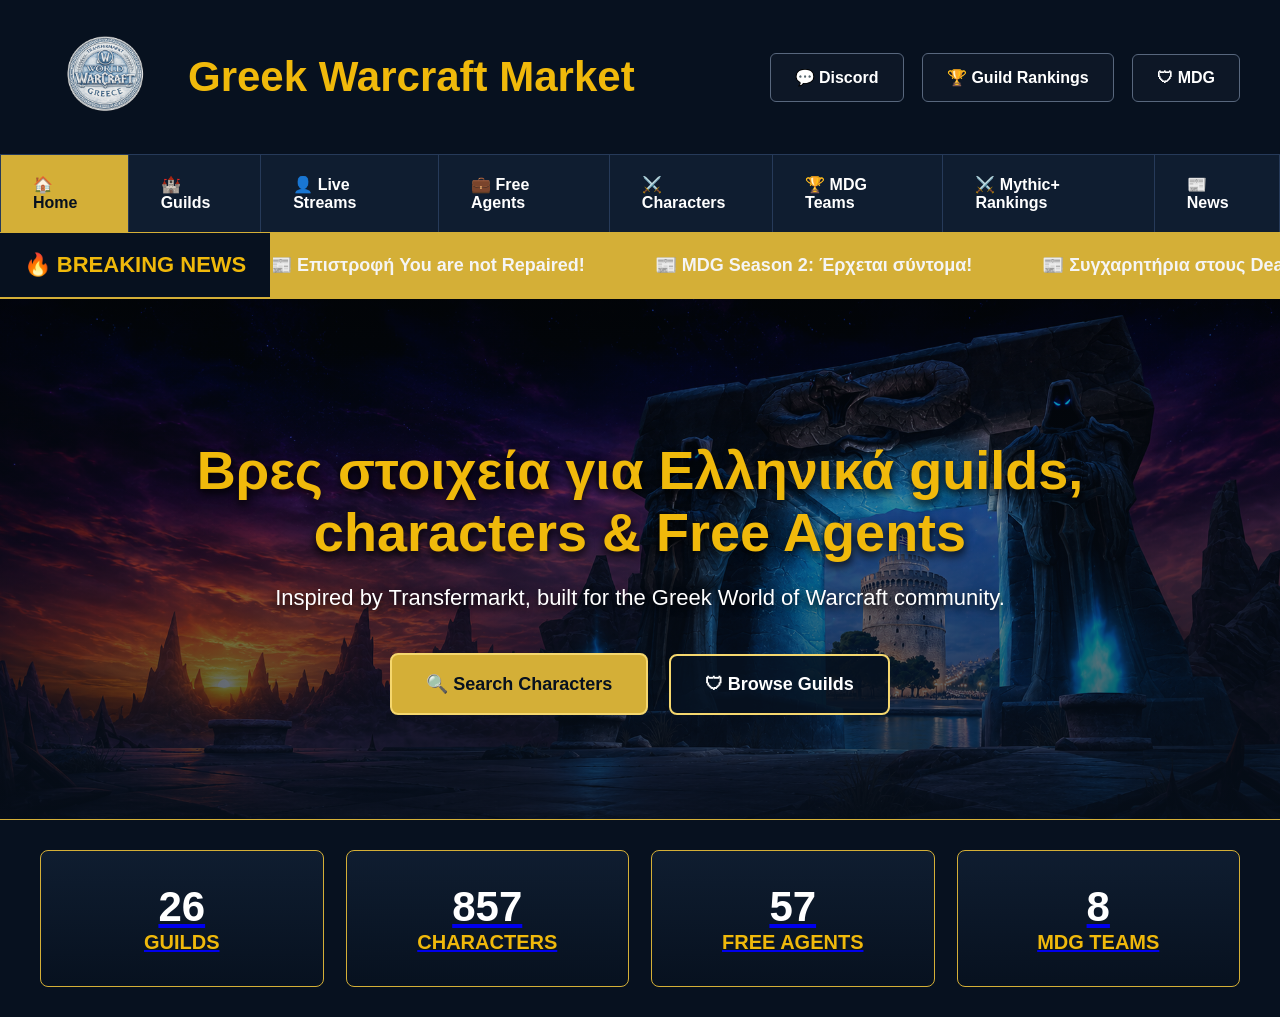
<file: index.html>
<!DOCTYPE html>
<html lang="en">

<head>
  <meta charset="UTF-8">

  <meta
    name="viewport"
    content="width=device-width, initial-scale=1.0"
  >

  <title>Greek Warcraft Market</title>

  <link
    rel="stylesheet"
    href="./style.css"
  >
</head>

<body>

<header>

  <div class="top-header">

    <!-- LOGO -->
    <div class="logo">

      <a href="./index.html">
        <img
          src="./assets/tmglogo.png"
          alt="Greek Warcraft Market Logo"
        >
      </a>

      <div class="logo-text">
        <span class="logo-top">
          Greek
        </span>

        <span class="logo-main">
          Warcraft
        </span>

        <span class="logo-bottom">
          Market
        </span>
      </div>

    </div>


    <!-- HEADER BUTTONS -->
    <div class="header-links">

      <a
        href="#"
        class="discord-btn"
      >
        💬 Discord
      </a>

      <a
        href="https://guildranking.io/guilds/greek"
        target="_blank"
        rel="noopener noreferrer"
        class="ranking-btn"
      >
        🏆 Guild Rankings
      </a>

      <a
        href="https://mdgreece.github.io/MDG/"
        class="mdg-btn"
      >
        🛡 MDG
      </a>

    </div>

  </div>


  <!-- NAVIGATION -->
  <nav>

    <a
      href="index.html"
      class="active"
    >
      🏠 Home
    </a>

    <a href="guilds.html">
      🏰 Guilds
    </a>

    <a href="live-streams.html">
      👤 Live Streams
    </a>

    <a href="free-agents.html">
      💼 Free Agents
    </a>

    <a href="characters.html">
      ⚔️ Characters
    </a>

    <a href="mdg-teams.html">
      🏆 MDG Teams
    </a>

    <a href="m+.html">
      ⚔️ Mythic+ Rankings
    </a>

    <a href="news.html">
      📰 News
    </a>

  </nav>


  <!-- BREAKING NEWS -->
  <div class="ticker">

    <div class="ticker-title">
      🔥 Breaking News
    </div>

    <div class="ticker-content">

      <span>
        📰 Επιστροφή You are not Repaired!
      </span>

      <span>
        📰 MDG Season 2: Έρχεται σύντομα!
      </span>

      <span>
        📰 Συγχαρητήρια στους Death and Glory για ένα ακόμη Greek First!
      </span>

      <span>
        📰 Συγχαρητήρια στο Disobedient Group 3 για το CE!
      </span>

      <span>
        📰 Οι Disobedient G1 ψάχνουν για Druids, DKs, Rogues & Warlocks!
      </span>

      <span>
        📰 Οι UNIQUE LEGACY ψάχνουν για Shaman DPS, Druid/Priest Healer!
      </span>

    </div>

  </div>

</header>


<main>


  <!-- HERO -->
  <section class="hero">

    <div class="hero-content">

      <h2>
        Βρες στοιχεία για Ελληνικά guilds, characters & Free Agents
      </h2>

      <p>
        Inspired by Transfermarkt, built for the Greek World of Warcraft community.
      </p>

      <div class="hero-buttons">

        <a href="characters.html">
          🔍 Search Characters
        </a>

        <a href="guilds.html">
          🛡 Browse Guilds
        </a>

      </div>

    </div>

  </section>


  <!-- STATS -->
  <section class="stats">


    <!-- GUILDS -->
    <a
      href="guilds.html"
      class="stat-card"
    >

      <div
        id="guildCount"
        class="stat-number"
      >
        -
      </div>

      <div class="stat-label">
        Guilds
      </div>

    </a>


    <!-- CHARACTERS -->
    <a
      href="characters.html"
      class="stat-card"
    >

      <div
        id="characterCount"
        class="stat-number"
      >
        -
      </div>

      <div class="stat-label">
        Characters
      </div>

    </a>


    <!-- FREE AGENTS -->
    <a
      href="free-agents.html"
      class="stat-card"
    >

      <div
        id="freeAgentCount"
        class="stat-number"
      >
        -
      </div>

      <div class="stat-label">
        Free Agents
      </div>

    </a>


    <!-- MDG TEAMS -->
    <a
      href="mdg-teams.html"
      class="stat-card"
    >

      <div class="stat-number">
        8
      </div>

      <div class="stat-label">
        MDG Teams
      </div>

    </a>


  </section>

</main>


<script>

  async function loadJson(path) {

    const response = await fetch(
      `${path}?v=${Date.now()}`
    );

    if (!response.ok) {

      throw new Error(
        `Could not load ${path}: ${response.status}`
      );

    }

    return response.json();

  }


  async function loadGuildCount() {

    const element =
      document.getElementById(
        "guildCount"
      );

    try {

      const leaderboard =
        await loadJson(
          "./data/leaderboard.json"
        );

      const guildCount =
        Array.isArray(leaderboard)
          ? leaderboard.filter(
              entry =>
                entry.type === "guild"
            ).length
          : 0;

      element.textContent =
        guildCount;

    } catch (error) {

      console.error(
        "Could not load guild count:",
        error
      );

      element.textContent =
        "-";

    }

  }


  async function loadCharacterCount() {

    const element =
      document.getElementById(
        "characterCount"
      );

    try {

      const characters =
        await loadJson(
          "./data/characters/characters.json"
        );

      element.textContent =
        Array.isArray(characters)
          ? characters.length
          : 0;

    } catch (error) {

      console.error(
        "Could not load character count:",
        error
      );

      element.textContent =
        "-";

    }

  }


  async function loadFreeAgentCount() {

    const element =
      document.getElementById(
        "freeAgentCount"
      );

    try {

      const freeAgents =
        await loadJson(
          "./data/free-agents.json"
        );

      element.textContent =
        Array.isArray(freeAgents)
          ? freeAgents.length
          : 0;

    } catch (error) {

      console.error(
        "Could not load free-agent count:",
        error
      );

      element.textContent =
        "-";

    }

  }


  document.addEventListener(
    "DOMContentLoaded",
    () => {

      loadGuildCount();

      loadCharacterCount();

      loadFreeAgentCount();

    }
  );

</script>


</body>

</html>
</file>
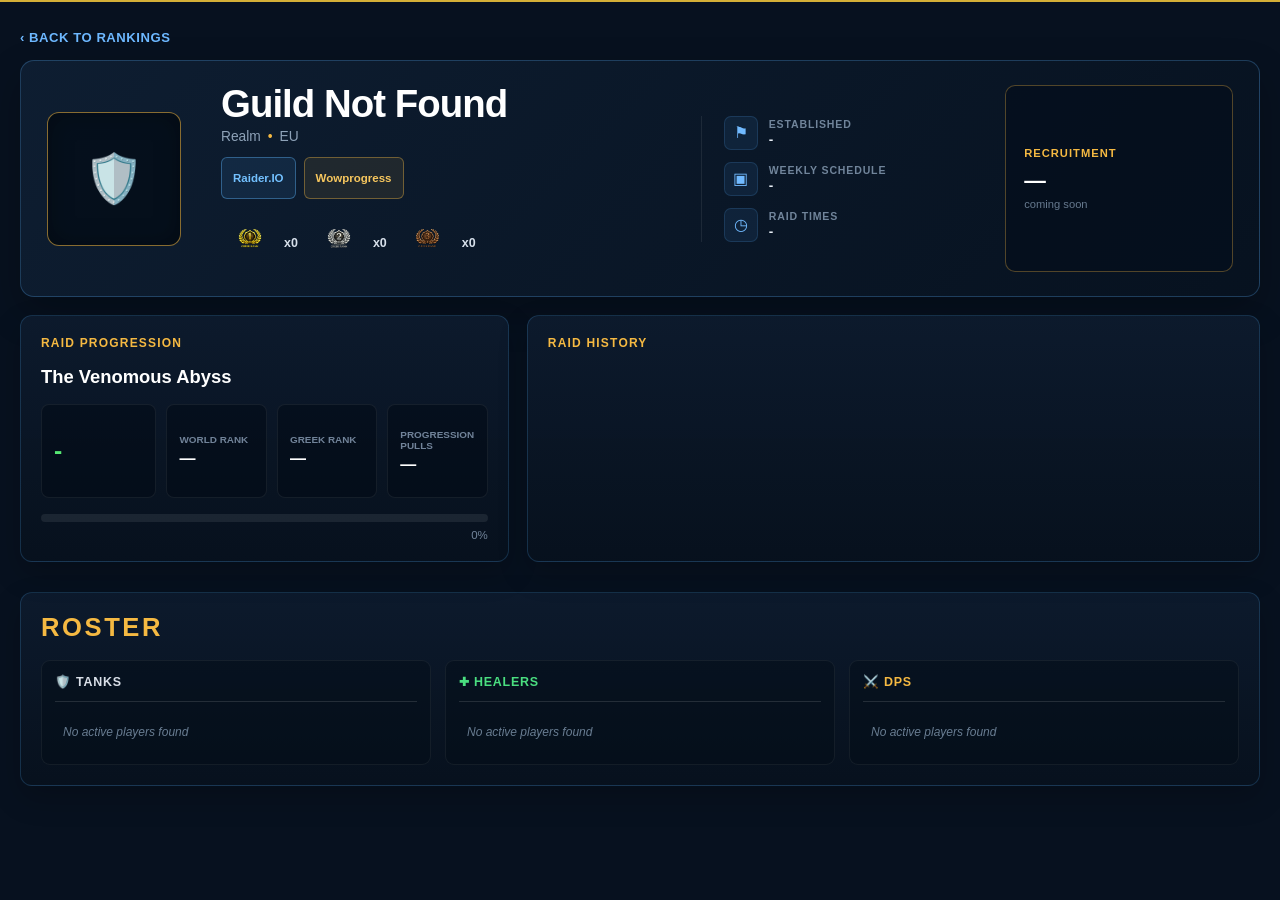
<file: guild.html>
<!DOCTYPE html>
<html lang="en">

<head>
  <meta charset="UTF-8">

  <meta
    name="viewport"
    content="width=device-width, initial-scale=1.0"
  >

  <title>
    Guild Profile - Greek Warcraft Market
  </title>

  <link
    rel="stylesheet"
    href="style.css"
  >
</head>


<body>


<header>
  <!-- Full site header can be copied here later -->
</header>


<main class="guild-profile-page">


  <!-- =========================================
       BACK LINK
       ========================================= -->

  <div class="guild-profile-back">

    <a href="guilds.html">
      ‹ Back to Rankings
    </a>

  </div>


  <!-- =========================================
       COMPACT GUILD HEADER
       ========================================= -->

  <section class="guild-profile-header">


    <!-- LEFT: LOGO -->

    <div
      class="guild-profile-logo"
      id="guildLogo"
    >

      <div class="placeholder-icon">
        🛡️
      </div>

    </div>


    <!-- CENTER: IDENTITY -->

    <div class="guild-profile-identity">


      <h1 id="guildName">
        Loading guild...
      </h1>


      <div class="guild-profile-realm">

        <span id="guildRealm">
          Realm
        </span>

        <span class="guild-profile-dot">
          •
        </span>

        <span id="guildRegion">
          EU
        </span>

      </div>


      <!-- EXTERNAL LINKS -->

      <div class="guild-profile-links">

        <a
          id="guildRaiderIoLink"
          href="#"
          target="_blank"
          rel="noopener noreferrer"
          class="guild-external-link guild-raiderio-link"
        >
          Raider.IO
        </a>


        <a
          id="guildWowprogressLink"
          href="#"
          target="_blank"
          rel="noopener noreferrer"
          class="guild-external-link guild-wowprogress-link"
        >
          Wowprogress
        </a>

      </div>


      <!-- MEDALS -->

      <div class="guild-awards">


        <div class="award-card">

          <img
            src="./assets/medals/rank1.png"
            alt="Rank 1"
          >

          <div class="award-count">
            x<span id="rank1Wins">0</span>
          </div>

        </div>


        <div class="award-card">

          <img
            src="./assets/medals/rank2.png"
            alt="Rank 2"
          >

          <div class="award-count">
            x<span id="rank2Wins">0</span>
          </div>

        </div>


        <div class="award-card">

          <img
            src="./assets/medals/rank3.png"
            alt="Rank 3"
          >

          <div class="award-count">
            x<span id="rank3Wins">0</span>
          </div>

        </div>


      </div>

    </div>


    <!-- RIGHT: GUILD INFO -->

    <div class="guild-profile-info">


      <div class="guild-profile-info-item">

        <div class="guild-profile-info-icon">
          ⚑
        </div>

        <div>

          <div class="guild-profile-info-label">
            Established
          </div>

          <div
            class="guild-profile-info-value"
            id="guildEstablished"
          >
            -
          </div>

        </div>

      </div>


      <div class="guild-profile-info-item">

        <div class="guild-profile-info-icon">
          ▣
        </div>

        <div>

          <div class="guild-profile-info-label">
            Weekly Schedule
          </div>

          <div
            class="guild-profile-info-value"
            id="weeklySchedule"
          >
            -
          </div>

        </div>

      </div>


      <div class="guild-profile-info-item">

        <div class="guild-profile-info-icon">
          ◷
        </div>

        <div>

          <div class="guild-profile-info-label">
            Raid Times
          </div>

          <div
            class="guild-profile-info-value"
            id="RaidTimes"
          >
            -
          </div>

        </div>

      </div>


    </div>


    <!-- RECRUITMENT -->

    <div class="guild-recruitment-card">

      <div class="guild-recruitment-title">
        Recruitment
      </div>

      <div
        class="guild-recruitment-content"
        id="guildRecruitment"
      >
        —
      </div>

      <div class="guild-recruitment-placeholder">
        coming soon
      </div>

    </div>


  </section>


  <!-- Hidden breadcrumb text kept for current JS compatibility -->

  <span
    id="guildNameBreadcrumb"
    hidden
  >
    Loading...
  </span>


  <!-- =========================================
       MAIN GUILD DASHBOARD
       ========================================= -->

  <div class="guild-dashboard-grid">


    <!-- =========================================
         RAID PROGRESSION
         ========================================= -->

    <section class="guild-dashboard-card guild-current-progress">

      <h2>
        Raid Progression
      </h2>


      <div class="guild-current-progress-inner">


        <h3 id="currentRaidName">
          The Venomous Abyss
        </h3>


        <div class="guild-progress-summary">


          <div class="guild-progress-main">

            <div
              class="guild-current-progress-number"
              id="currentProgress"
            >
              -
            </div>

          </div>


          <div class="guild-progress-stat">

            <span>
              World Rank
            </span>

            <strong id="currentWorldRank">
              —
            </strong>

          </div>


          <div class="guild-progress-stat">

            <span>
              Greek Rank
            </span>

            <strong id="currentGreekRank">
              —
            </strong>

          </div>


          <div class="guild-progress-stat">

            <span>
              Progression Pulls
            </span>

            <strong id="currentProgressionPulls">
              —
            </strong>

          </div>


        </div>


        <div class="guild-current-progress-bar">

          <div
            class="guild-current-progress-bar-fill"
            id="currentProgressBar"
          >
          </div>

        </div>


        <div
          class="guild-current-progress-percent"
          id="currentProgressPercent"
        >
          0%
        </div>


      </div>

    </section>


    <!-- =========================================
         RAID HISTORY
         ========================================= -->

    <section class="guild-dashboard-card expansions-section">

      <h2>
        Raid History
      </h2>


      <div
        class="expansion-grid"
        id="expansionGrid"
      >
        <!-- Existing guild-profile.js loads raid history here -->
      </div>

    </section>


  </div>


  <!-- =========================================
       ROSTER
       ========================================= -->

  <section class="guild-dashboard-card guild-box">

    <h2>
      Roster
    </h2>


    <div class="roster-grid">


      <!-- TANKS -->

      <div class="roster-column">

        <h3>
          🛡️ Tanks
        </h3>

        <ul id="tankRoster">
        </ul>

      </div>


      <!-- HEALERS -->

      <div class="roster-column">

        <h3>
          ✚ Healers
        </h3>

        <ul id="healerRoster">
        </ul>

      </div>


      <!-- DPS -->

      <div class="roster-column">

        <h3>
          ⚔️ DPS
        </h3>

        <ul id="dpsRoster">
        </ul>

      </div>


    </div>

  </section>


</main>


<script src="guild-profile.js"></script>


</body>

</html>
</file>
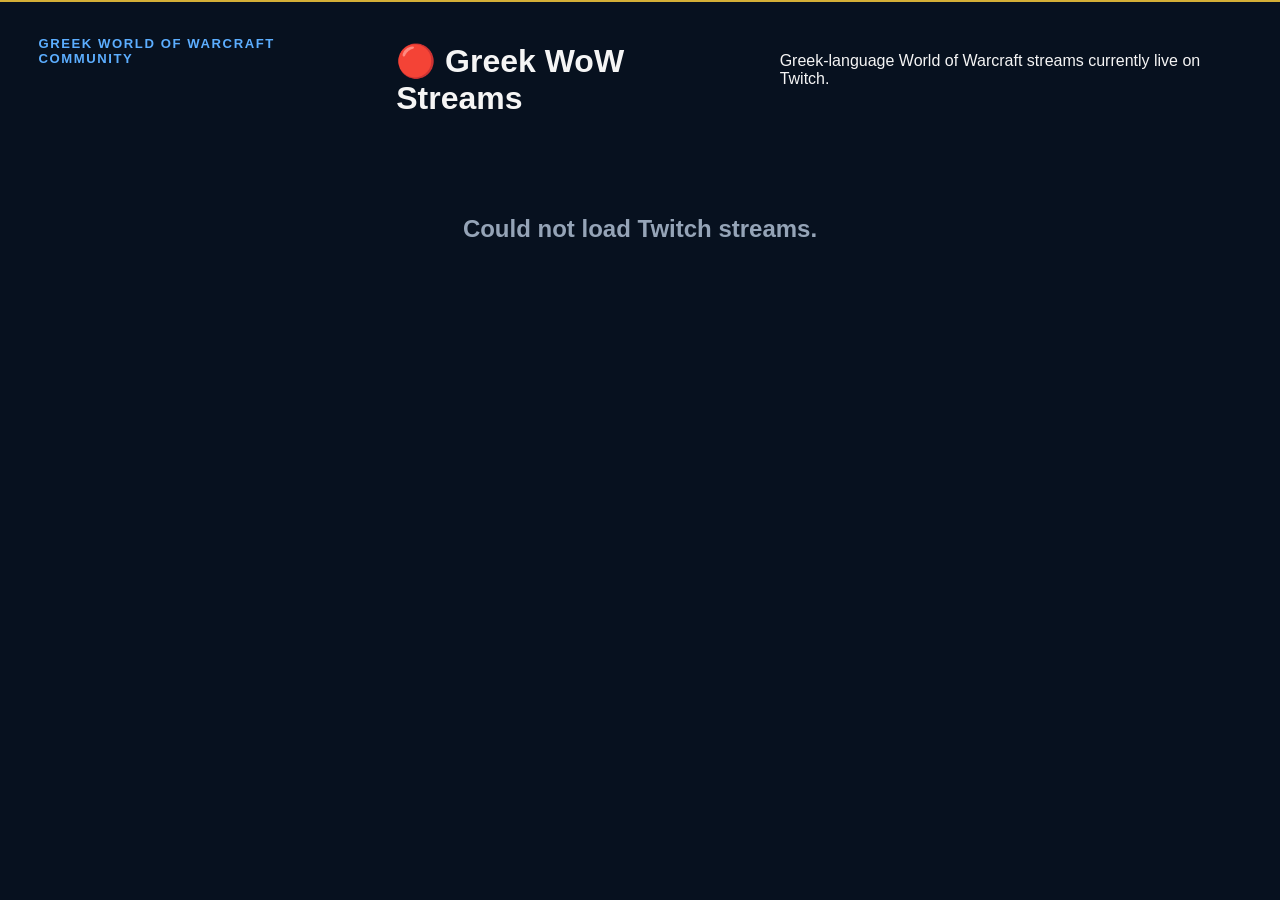
<file: Live Streams.html>
<!DOCTYPE html>
<html lang="en">

<head>
  <meta charset="UTF-8">

  <meta
    name="viewport"
    content="width=device-width, initial-scale=1.0"
  >

  <title>
    Greek WoW Streams - Greek Warcraft Market
  </title>

  <link
    rel="stylesheet"
    href="./style.css"
  >
</head>


<body>

<header>

  <!--
    Use the same header/nav you already
    use on the other pages.
  -->

</header>


<main class="streams-page">

  <section class="streams-hero">

    <p class="section-kicker">
      Greek World of Warcraft Community
    </p>

    <h1>
      🔴 Greek WoW Streams
    </h1>

    <p>
      Greek-language World of Warcraft streams
      currently live on Twitch.
    </p>

  </section>


  <!-- PLAYER -->

  <section
    id="streamPlayerSection"
    class="stream-player-section"
    hidden
  >

    <div
      id="streamPlayer"
      class="stream-player"
    ></div>

    <div class="stream-player-info">

      <h2 id="activeStreamer">
      </h2>

      <p id="activeStreamTitle">
      </p>

    </div>

  </section>


  <!-- STREAM LIST -->

  <section>

    <div
      id="streamsGrid"
      class="streams-grid"
    >

      <p>
        Loading live streams...
      </p>

    </div>

  </section>

</main>


<script src="./streams.js"></script>

</body>

</html>
</file>
<file: style.css>
body {
  margin: 0;
  font-family: Arial, sans-serif;
  background: #07111f;
  color: #f5f5f5;
}

header {
  background: #07111f;
  border-bottom: 2px solid #d4af37;
}

.top-header {
    display: flex;
    align-items: center;
    justify-content: space-between;
    padding: 10px 40px; important;
    gap: 30px; important;
}

.logo {
    display: flex;
    align-items: center;
    gap: 18px;
}

.logo img {
    width: 130px;
    height: 130px;
    object-fit: contain;
}

.logo span {
    font-size: 42px;
    font-weight: 900;
    color: #F0B90B;
}

.search {
  flex: 1;
  max-width: 560px;
}

.search input {
  width: 100%;
  padding: 15px 18px;
  background: #0d1726;
  color: white;
  border: 1px solid #58677d;
  border-radius: 8px;
  font-size: 18px;
}

.header-links a {
  display: inline-block;
  padding: 14px 24px;
  color: white;
  text-decoration: none;
  margin-left: 14px;
  font-weight: bold;
  border: 1px solid #58677d;
  border-radius: 6px;
  background: #0d1726;
}

.header-links a:hover {
  background: #d4af37;
  color: #07111f;
}

nav {
  display: flex;
  justify-content: center;
  background: #0f1d30;
  border-top: 1px solid #263a59;
  border-bottom: 1px solid #d4af37;
}

nav a {
  padding: 20px 32px;
  color: white;
  text-decoration: none;
  font-weight: bold;
  border-left: 1px solid #263a59;
  transition: 0.25s;
}

nav a:last-child {
  border-right: 1px solid #263a59;
}

nav a:hover,
nav a.active {
  background: #d4af37;
  color: #07111f;
}

.ticker {
    display: flex;
    align-items: center;
    overflow: hidden;
    background: #d4af37;
    height: 64px;
    position: relative;
}

.ticker-title {
    position: relative;
    z-index: 10;

    display: flex;
    align-items: center;
    justify-content: center;

    min-width: 270px;
    height: 64px;

    background: #07111f;
    color: #f0b90b;

    font-size: 22px;
    font-weight: bold;
    text-transform: uppercase;

    border-right: 3px solid #d4af37;
}

.ticker-content {
    position: absolute;
    left: 270px;
    right: 0;

    display: flex;
    gap: 70px;

    white-space: nowrap;

    animation: scrollTicker 35s linear infinite;

    font-size: 18px;
    font-weight: bold;
}

@keyframes scrollTicker {
  from {
    transform: translateX(100%);
  }
  to {
    transform: translateX(-100%);
  }
}

.hero {
  min-height: 520px;
  background-image:
    linear-gradient(rgba(7, 17, 31, 0.25), rgba(7, 17, 31, 0.75)),
    url("./assets/wow-bg.png");
  background-size: cover;
  background-position: center;
  display: flex;
  align-items: center;
  justify-content: center;
  text-align: center;
  border-bottom: 1px solid #d4af37;
}

.hero-content {
  max-width: 1000px;
  padding: 40px;
}

.hero-content h2 {
  font-size: 54px;
  color: #f0b90b;
  margin-bottom: 18px;
  text-shadow: 0 4px 10px #000;
}

.hero-content p {
  font-size: 22px;
  color: white;
  text-shadow: 0 3px 8px #000;
}

.hero-buttons {
  margin-top: 34px;
}

.hero-buttons a {
  display: inline-block;
  padding: 18px 34px;
  margin: 8px;
  background: #d4af37;
  color: #07111f;
  text-decoration: none;
  font-weight: bold;
  border-radius: 8px;
  font-size: 18px;
  border: 2px solid #f5d76e;
}

.hero-buttons a:nth-child(2) {
  background: rgba(7, 17, 31, 0.85);
  color: white;
}

.stats {
  display: grid;
  grid-template-columns: repeat(4, 1fr);
  gap: 22px;
  padding: 30px 40px;
  background: #07111f;
}

.stat-card {
  background: linear-gradient(180deg, #0f1d30, #07111f);
  border: 1px solid #d4af37;
  border-radius: 8px;
  text-align: center;
  padding: 32px 20px;
}

.stat-number {
  font-size: 42px;
  font-weight: 900;
  color: white;
}

.stat-label {
  color: #f0b90b;
  font-size: 20px;
  font-weight: bold;
  text-transform: uppercase;
}
/* =========================================================
   GREEK GUILD LEADERBOARD
   Raider.IO inspired layout
   ========================================================= */

.guild-table {
  width: min(1500px, calc(100% - 40px));
  margin: 38px auto 70px;
  padding: 0;
}

.guild-table h1 {
  margin: 0 0 24px;

  color: #f0b90b;

  font-size: 2rem;
  font-weight: 900;
}


/* =========================
   TABLE
   ========================= */

.guild-table table {
  width: 100%;

  border-collapse: separate;
  border-spacing: 0 8px;

  background: transparent;
}


/* =========================
   HEADER
   ========================= */

.guild-table thead th {
  padding: 12px 18px;

  color: #8fa3b9;

  background: transparent;

  font-size: 0.75rem;
  font-weight: 800;

  letter-spacing: 0.08em;

  text-align: left;
  text-transform: uppercase;
}


/* Rank */

.guild-table thead th:nth-child(1) {
  width: 70px;
  text-align: center;
}


/* Guild */

.guild-table thead th:nth-child(2) {
  width: 34%;
}


/* Progress */

.guild-table thead th:nth-child(3) {
  width: 18%;
  text-align: center;
}

.guild-table tbody td:nth-child(3) {
  text-align: center;
}


/* Boss progress */

.guild-table thead th:nth-child(4) {
  width: 28%;
}


/* Pulls */

.guild-table thead th:nth-child(5) {
  width: 120px;
  text-align: right;
}


/* =========================
   GUILD ROW
   ========================= */

.guild-table tbody tr {
  background:
    linear-gradient(
      90deg,
      rgba(13, 26, 43, 0.96),
      rgba(9, 19, 33, 0.96)
    );

  transition:
    transform 0.18s ease,
    background 0.18s ease,
    box-shadow 0.18s ease;
}


/*
 * Floating / colour-change effect
 * when the mouse is over a guild.
 */

.guild-table tbody tr:hover {
  transform: translateY(-3px);

  background:
    linear-gradient(
      90deg,
      rgba(19, 42, 70, 0.98),
      rgba(12, 30, 52, 0.98)
    );

  box-shadow:
    0 10px 26px
    rgba(0, 0, 0, 0.32);
}


/* =========================
   CELLS
   ========================= */

.guild-table tbody td {
  padding: 15px 18px;

  color: #dce5ef;

  border-top:
    1px solid rgba(90, 130, 170, 0.22);

  border-bottom:
    1px solid rgba(90, 130, 170, 0.22);

  font-size: 0.95rem;

  vertical-align: middle;
}


/* Left rounded edge */

.guild-table tbody td:first-child {
  border-left:
    1px solid rgba(90, 130, 170, 0.22);

  border-radius: 9px 0 0 9px;

  text-align: center;

  font-size: 1rem;
  font-weight: 900;
}


/* Right rounded edge */

.guild-table tbody td:last-child {
  border-right:
    1px solid rgba(90, 130, 170, 0.22);

  border-radius: 0 9px 9px 0;
}


/* =========================
   RANK
   ========================= */

.guild-rank {
  display: inline-grid;

  width: 34px;
  height: 34px;

  place-items: center;

  border-radius: 8px;

  background:
    rgba(255, 255, 255, 0.055);

  color: #c5d1df;

  font-weight: 900;
}
.guild-table tbody tr:nth-child(1) .guild-rank {
  color: #181000;

  background:
    linear-gradient(
      135deg,
      #ffe680,
      #d4af37
    );

  box-shadow:
    0 0 12px
    rgba(212, 175, 55, 0.35);
}


.guild-table tbody tr:nth-child(2) .guild-rank {
  color: #17202a;

  background:
    linear-gradient(
      135deg,
      #f4f6f8,
      #a6b0bb
    );

  box-shadow:
    0 0 10px
    rgba(190, 200, 210, 0.25);
}


.guild-table tbody tr:nth-child(3) .guild-rank {
  color: #211207;

  background:
    linear-gradient(
      135deg,
      #e5a36a,
      #a86434
    );

  box-shadow:
    0 0 10px
    rgba(177, 103, 53, 0.28);
}


/* =========================
   GUILD
   ========================= */

.guild-ranking-name {
  display: flex;

  align-items: center;

  gap: 13px;

  min-width: 0;
}


/* Guild logo if one exists */

.guild-ranking-logo {
  width: 46px;
  height: 46px;

  flex: 0 0 46px;

  object-fit: contain;

  border-radius: 8px;

  background:
    rgba(5, 12, 22, 0.65);

  border:
    1px solid rgba(255, 255, 255, 0.1);

  transition:
    transform 0.18s ease,
    filter 0.18s ease;
}


/*
 * Logo grows slightly when
 * hovering over the guild row.
 */

.guild-table tbody tr:hover
.guild-ranking-logo {
  transform: scale(1.10);

  filter: brightness(1.12);
}


.guild-link {
  color: #4d9aff;

  text-decoration: none;

  font-size: 1rem;
  font-weight: 800;

  transition:
    color 0.18s ease;
}


.guild-table tbody tr:hover
.guild-link {
  color: #73b7ff;
}


/* =========================
   PROGRESS
   ========================= */

.guild-progress {
  display: inline-flex;
  flex-direction: column;
  align-items: center;
  justify-content: center;

  gap: 7px;

  min-width: 110px;

  font-size: 1rem;
  font-weight: 900;
}


/* Progress bar background */

.guild-progress-bar {
  width: 110px;
  height: 5px;

  overflow: hidden;

  background: rgba(255, 255, 255, 0.10);

  border-radius: 999px;
}


/* Progress bar fill */

.guild-progress-bar-fill {
  height: 100%;
  border-radius: 999px;
}


/* Normal bar */

.guild-progress-bar-fill.progress-normal {
  background: #32e94d;
}


/* Heroic bar */

.guild-progress-bar-fill.progress-heroic {
  background: #4aa3ff;
}


/* Mythic bar */

.guild-progress-bar-fill.progress-mythic {
  background: #b366ff;
}


/* Cutting Edge bar */

.guild-progress-bar-fill.progress-ce {
  background: #ffad22;
}

/* Cutting Edge */

.progress-ce {
  color: #ffad22;
}


/* Mythic */

.progress-mythic {
  color: #b366ff;
}


/* Heroic */

.progress-heroic {
  color: #4aa3ff;
}


/* Normal */

.progress-normal {
  color: #32e94d;
}


/* =========================
   BOSS PROGRESS
   ========================= */

.guild-boss-progress {
  color: #d7e0eb;

  font-size: 0.9rem;
}


.guild-boss-progress strong {
  color: #ffffff;

  font-weight: 800;
}


/* =========================
   PULLS
   Information only.
   Does NOT affect ranking.
   ========================= */

.guild-pulls {
  color: #8fa3b9;

  font-size: 0.9rem;

  text-align: right;

  white-space: nowrap;
}


/* =========================
   MOBILE
   ========================= */

@media (max-width: 800px) {

  .guild-table {
    width: calc(100% - 18px);

    overflow-x: auto;
  }

  .guild-table table {
    min-width: 850px;
  }

}
/* =========================================================
   GUILD PROFILE
   Compact Raider.IO-inspired layout
   ========================================================= */

.guild-profile-page {
  width: min(1500px, calc(100% - 40px));
  margin: 0 auto;
  padding: 26px 0 70px;
}


/* =========================================================
   BACK TO RANKINGS
   ========================================================= */

.guild-profile-back {
  margin-bottom: 14px;
}

.guild-profile-back a {
  color: #6db8ff;
  font-size: 0.82rem;
  font-weight: 800;
  letter-spacing: 0.04em;
  text-decoration: none;
  text-transform: uppercase;
}

.guild-profile-back a:hover {
  color: #9bd0ff;
}


/* =========================================================
   MAIN GUILD HEADER
   ========================================================= */

.guild-profile-header {
  display: grid;

  grid-template-columns:
    150px
    minmax(280px, 1.3fr)
    minmax(220px, 0.8fr)
    minmax(200px, 0.65fr);

  align-items: center;

  gap: 24px;

  padding: 24px 26px;
  margin-bottom: 18px;

  background:
    linear-gradient(
      135deg,
      rgba(14, 30, 50, 0.98),
      rgba(7, 18, 32, 0.98)
    );

  border: 1px solid rgba(80, 155, 220, 0.30);
  border-radius: 14px;

  box-shadow:
    0 16px 38px rgba(0, 0, 0, 0.24);
}


/* =========================================================
   GUILD LOGO
   ========================================================= */

.guild-profile-logo {
  display: grid;

  width: 132px;
  height: 132px;

  place-items: center;

  overflow: hidden;

  background:
    rgba(4, 12, 22, 0.72);

  border:
    1px solid rgba(245, 185, 66, 0.55);

  border-radius: 12px;

  box-shadow:
    inset 0 0 25px rgba(0, 0, 0, 0.34);
}

.guild-profile-logo img {
  width: 100%;
  height: 100%;

  padding: 8px;

  box-sizing: border-box;

  object-fit: contain;
}

.guild-profile-logo .placeholder-icon {
  font-size: 3rem;
}


/* =========================================================
   GUILD IDENTITY
   ========================================================= */

.guild-profile-identity {
  min-width: 0;
}

.guild-profile-identity h1 {
  margin: 0 0 6px;

  color: #ffffff;

  font-size: clamp(2rem, 3vw, 3rem);
  font-weight: 900;

  line-height: 1;

  letter-spacing: -0.025em;
}

.guild-profile-realm {
  display: flex;
  align-items: center;

  gap: 7px;

  color: #8ea2b8;

  font-size: 0.86rem;
}

.guild-profile-dot {
  color: #f5b942;
}


/* =========================================================
   EXTERNAL LINKS
   ========================================================= */

.guild-profile-links {
  display: flex;
  flex-wrap: wrap;

  gap: 8px;

  margin-top: 13px;
}

.guild-external-link {
  display: inline-flex;

  align-items: center;
  justify-content: center;

  min-height: 30px;

  padding: 5px 11px;

  border-radius: 6px;

  font-size: 0.72rem;
  font-weight: 800;

  text-decoration: none;

  transition:
    transform 0.16s ease,
    filter 0.16s ease,
    border-color 0.16s ease;
}

.guild-external-link:hover {
  transform: translateY(-2px);
  filter: brightness(1.15);
}

.guild-raiderio-link {
  color: #73c1ff;

  background:
    rgba(69, 151, 216, 0.12);

  border:
    1px solid rgba(89, 174, 238, 0.42);
}

.guild-wowprogress-link {
  color: #f7c75e;

  background:
    rgba(245, 185, 66, 0.09);

  border:
    1px solid rgba(245, 185, 66, 0.38);
}


/* =========================================================
   MEDALS
   ========================================================= */

.guild-profile-header .guild-awards {
  display: flex;

  align-items: center;
  justify-content: flex-start;

  gap: 12px;

  width: auto;

  margin: 15px 0 0;
}

.guild-profile-header .award-card {
  display: flex;

  flex-direction: row;

  align-items: center;

  gap: 5px;

  width: auto;
}

.guild-profile-header .award-card img {
  width: 58px;
  height: 58px;

  object-fit: contain;

  display: block;
}

.guild-profile-header .award-count {
  margin: 0;

  color: #d7e0eb;

  font-size: 0.78rem;
  font-weight: 800;
}


/* =========================================================
   GUILD INFORMATION
   ========================================================= */

.guild-profile-info {
  display: flex;

  flex-direction: column;

  gap: 12px;

  padding-left: 22px;

  border-left:
    1px solid rgba(255, 255, 255, 0.08);
}

.guild-profile-info-item {
  display: flex;

  align-items: center;

  gap: 11px;
}

.guild-profile-info-icon {
  display: grid;

  width: 32px;
  height: 32px;

  flex: 0 0 32px;

  place-items: center;

  color: #71baff;

  background:
    rgba(70, 150, 220, 0.10);

  border:
    1px solid rgba(80, 160, 230, 0.18);

  border-radius: 7px;
}

.guild-profile-info-label {
  margin-bottom: 2px;

  color: #71859b;

  font-size: 0.66rem;
  font-weight: 800;

  letter-spacing: 0.08em;

  text-transform: uppercase;
}

.guild-profile-info-value {
  color: #e7edf5;

  font-size: 0.85rem;
  font-weight: 700;
}


/* =========================================================
   RECRUITMENT PLACEHOLDER
   ========================================================= */

.guild-recruitment-card {
  align-self: stretch;

  display: flex;

  flex-direction: column;

  justify-content: center;

  min-height: 105px;

  padding: 17px 18px;

  background:
    rgba(5, 15, 28, 0.72);

  border:
    1px solid rgba(245, 185, 66, 0.32);

  border-radius: 10px;
}

.guild-recruitment-title {
  color: #f5b942;

  font-size: 0.7rem;
  font-weight: 900;

  letter-spacing: 0.09em;

  text-transform: uppercase;
}

.guild-recruitment-content {
  margin-top: 9px;

  color: #ffffff;

  font-size: 1.35rem;
  font-weight: 800;
}

.guild-recruitment-placeholder {
  margin-top: 4px;

  color: #66798e;

  font-size: 0.7rem;
}


/* =========================================================
   DASHBOARD GRID
   ========================================================= */

.guild-dashboard-grid {
  display: grid;

  grid-template-columns:
    minmax(0, 0.9fr)
    minmax(0, 1.35fr);

  gap: 18px;

  align-items: stretch;

  margin-bottom: 18px;
}

.guild-dashboard-card {
  min-width: 0;

  padding: 20px;

  background:
    linear-gradient(
      180deg,
      rgba(13, 27, 45, 0.96),
      rgba(7, 17, 30, 0.98)
    );

  border:
    1px solid rgba(70, 145, 210, 0.24);

  border-radius: 12px;

  box-shadow:
    0 12px 30px rgba(0, 0, 0, 0.20);
}

.guild-dashboard-card > h2 {
  margin: 0 0 16px;

  color: #f5b942;

  font-size: 0.75rem;
  font-weight: 900;

  letter-spacing: 0.10em;

  text-transform: uppercase;
}


/* =========================================================
   CURRENT RAID PROGRESSION
   ========================================================= */

.guild-current-progress-inner h3 {
  margin: 0 0 16px;

  color: #ffffff;

  font-size: 1.15rem;
}

.guild-progress-summary {
  display: grid;

  grid-template-columns:
    1.15fr
    repeat(3, minmax(80px, 1fr));

  gap: 10px;

  align-items: stretch;
}

.guild-progress-main,
.guild-progress-stat {
  display: flex;

  flex-direction: column;

  justify-content: center;

  min-height: 72px;

  padding: 10px 12px;

  background:
    rgba(2, 10, 20, 0.48);

  border:
    1px solid rgba(255, 255, 255, 0.065);

  border-radius: 8px;
}

.guild-current-progress-number {
  color: #56e873;

  font-size: 1.55rem;
  font-weight: 900;
}

.guild-progress-stat span {
  color: #718399;

  font-size: 0.62rem;
  font-weight: 800;

  text-transform: uppercase;
}

.guild-progress-stat strong {
  margin-top: 5px;

  color: #ffffff;

  font-size: 1rem;
}

.guild-current-progress-bar {
  width: 100%;
  height: 8px;

  margin-top: 16px;

  overflow: hidden;

  background:
    rgba(255, 255, 255, 0.08);

  border-radius: 999px;
}

.guild-current-progress-bar-fill {
  width: 0%;
  height: 100%;

  background:
    linear-gradient(
      90deg,
      #2fcc55,
      #64ea7e
    );

  border-radius: inherit;

  transition:
    width 0.35s ease;
}

.guild-current-progress-percent {
  margin-top: 7px;

  color: #73869c;

  font-size: 0.72rem;

  text-align: right;
}


/* =========================================================
   RAID HISTORY
   ========================================================= */

.expansion-grid {
  display: grid;

  grid-template-columns: 1fr;

  gap: 10px;
}

.expansion-card {
  padding: 13px 14px;

  background:
    rgba(3, 12, 23, 0.46);

  border:
    1px solid rgba(255, 255, 255, 0.065);

  border-radius: 8px;
}

.expansion-card h3 {
  margin: 0 0 8px;

  color: #dfe8f3;

  font-size: 0.76rem;
  font-weight: 900;

  letter-spacing: 0.06em;

  text-transform: uppercase;
}

.raid-history-table {
  width: 100%;
}

.raid-history-header,
.raid-history-row {
  display: grid;

  grid-template-columns:
    minmax(150px, 1fr)
    90px
    70px
    70px;

  align-items: center;

  gap: 10px;
}

.raid-history-header {
  padding: 6px 5px;

  color: #677b91;

  font-size: 0.61rem;
  font-weight: 800;

  text-transform: uppercase;
}

.raid-history-header span:nth-child(n + 2) {
  text-align: center;
}

.raid-history-row {
  min-height: 36px;

  padding: 6px 5px;

  border-top:
    1px solid rgba(255, 255, 255, 0.055);
}

.raid-history-name {
  color: #dfe7f0;

  font-size: 0.76rem;
  font-weight: 700;
}

.raid-history-progress {
  text-align: center;

  font-size: 0.76rem;
  font-weight: 900;
}

.raid-history-rank {
  color: #f5b942;

  font-size: 0.72rem;
  font-weight: 800;

  text-align: center;
}


/* =========================================================
   ROSTER
   ========================================================= */

.guild-box {
  margin-top: 0;
}

.guild-box .roster-grid {
  display: grid;

  grid-template-columns:
    repeat(3, minmax(0, 1fr));

  gap: 14px;
}

.guild-box .roster-column {
  min-width: 0;

  padding: 13px;

  background:
    rgba(3, 12, 23, 0.42);

  border:
    1px solid rgba(255, 255, 255, 0.06);

  border-radius: 9px;
}

.guild-box .roster-column h3 {
  margin: 0 0 11px;

  color: #dfe7f2;

  font-size: 0.78rem;
  font-weight: 900;

  letter-spacing: 0.06em;

  text-transform: uppercase;
}

.guild-box .roster-column ul {
  margin: 0;
  padding: 0;

  list-style: none;
}


/* =========================================================
   ROSTER CHARACTER CARD
   ========================================================= */

.guild-box .guild-roster-character {
  margin-bottom: 7px;

  list-style: none;
}

.guild-box .guild-roster-character:last-child {
  margin-bottom: 0;
}

.guild-box .guild-roster-character-row {
  display: grid;

  grid-template-columns:
    minmax(130px, 1.25fr)
    minmax(85px, 0.8fr)
    auto;

  align-items: center;

  gap: 10px;

  min-height: 54px;

  padding: 7px 9px;

  background:
    rgba(255, 255, 255, 0.025);

  border:
    1px solid rgba(255, 255, 255, 0.045);

  border-radius: 7px;

  transition:
    transform 0.15s ease,
    background 0.15s ease,
    border-color 0.15s ease;
}

.guild-box .guild-roster-character-row:hover {
  transform: translateY(-2px);

  background:
    rgba(65, 145, 215, 0.07);

  border-color:
    rgba(85, 166, 255, 0.18);
}

.guild-box .character-name-cell {
  display: flex;

  align-items: center;

  gap: 9px;

  min-width: 0;
}

.guild-box .character-thumbnail {
  width: 38px;
  height: 38px;

  flex: 0 0 38px;

  padding: 0;

  border-radius: 7px;

  object-fit: cover;
}

.guild-box .character-thumbnail-placeholder {
  background: #101b2a;
}

.guild-box .character-name {
  overflow: hidden;

  font-size: 0.83rem;
  font-weight: 900;

  text-overflow: ellipsis;

  white-space: nowrap;
}

.guild-box .character-class-spec {
  display: flex;

  flex-direction: column;

  gap: 2px;

  min-width: 0;
}

.guild-box .character-class-spec span {
  overflow: hidden;

  color: #d8e1eb;

  font-size: 0.72rem;
  font-weight: 700;

  text-overflow: ellipsis;
  white-space: nowrap;
}

.guild-box .character-class-spec small {
  overflow: hidden;

  color: #687c92;

  font-size: 0.65rem;

  text-overflow: ellipsis;
  white-space: nowrap;
}

.guild-box .character-links {
  display: flex;

  gap: 5px;

  flex-wrap: nowrap;
}

.guild-box .character-link {
  min-height: auto;

  padding: 4px 6px;

  border-radius: 5px;

  font-size: 0.58rem;
}

.guild-box .roster-no-links {
  color: #586b7e;
}

.guild-box .roster-empty {
  padding: 12px 8px;

  color: #687c91;

  font-size: 0.75rem;
  font-style: italic;
}


/* =========================================================
   PROGRESS COLORS
   ========================================================= */

.progress-ce {
  color: #ffad22;
}

.progress-mythic {
  color: #b366ff;
}

.progress-heroic {
  color: #4aa3ff;
}

.progress-normal {
  color: #32e94d;
}


/* =========================================================
   RESPONSIVE
   ========================================================= */

@media (max-width: 1150px) {

  .guild-profile-header {
    grid-template-columns:
      130px
      1fr
      1fr;
  }

  .guild-recruitment-card {
    grid-column: 2 / -1;
  }

  .guild-dashboard-grid {
    grid-template-columns: 1fr;
  }

}


@media (max-width: 850px) {

  .guild-profile-page {
    width: min(100% - 22px, 1500px);
  }

  .guild-profile-header {
    grid-template-columns: 1fr;
  }

  .guild-profile-logo {
    width: 105px;
    height: 105px;
  }

  .guild-profile-info {
    padding-left: 0;

    border-left: 0;
    border-top:
      1px solid rgba(255, 255, 255, 0.08);

    padding-top: 16px;
  }

  .guild-recruitment-card {
    grid-column: auto;
  }

  .guild-progress-summary {
    grid-template-columns:
      repeat(2, minmax(0, 1fr));
  }

  .guild-box .roster-grid {
    grid-template-columns: 1fr;
  }

}


@media (max-width: 560px) {

  .guild-profile-header {
    padding: 18px;
  }

  .guild-progress-summary {
    grid-template-columns: 1fr;
  }

  .raid-history-header,
  .raid-history-row {
    grid-template-columns:
      minmax(110px, 1fr)
      65px
      48px
      48px;

    gap: 5px;
  }

}
.news-page {
  max-width: 1000px;
  margin: 40px auto;
  padding: 20px;
}

.news-page h1 {
  color: #f0b90b;
  text-align: center;
  margin-bottom: 30px;
}

.news-card {
  background: #101820;
  border-left: 5px solid #d4af37;
  border-radius: 8px;
  padding: 20px 24px;
  margin-bottom: 18px;
}

.news-type {
  display: inline-block;
  background: #d4af37;
  color: #07111f;
  padding: 5px 12px;
  border-radius: 999px;
  font-weight: bold;
  margin-bottom: 10px;
}

.news-card h2 {
  color: #f0b90b;
  margin: 5px 0;
}

.news-date {
  color: #9aa4b2;
  font-size: 14px;
  margin-bottom: 12px;
}

.news-card p {
  font-size: 17px;
  line-height: 1.6;
}

/* =========================================================
   PLAYERS PAGE
   ========================================================= */

.players-page {
  width: min(1400px, calc(100% - 40px));
  margin: 0 auto;
  padding: 42px 0 70px;
}

.players-hero {
  display: flex;
  justify-content: space-between;
  align-items: center;
  gap: 30px;
  margin-bottom: 28px;
  padding: 30px;
  border: 1px solid rgba(255, 255, 255, 0.08);
  border-radius: 14px;
  background:
    linear-gradient(
      135deg,
      rgba(19, 46, 76, 0.92),
      rgba(8, 14, 25, 0.96)
    );
}

.section-label {
  display: block;
  margin-bottom: 8px;
  color: #61b7ff;
  font-size: 0.78rem;
  font-weight: 700;
  letter-spacing: 1.4px;
  text-transform: uppercase;
}

.players-hero h1 {
  margin: 0 0 10px;
  color: #ffffff;
  font-size: clamp(2rem, 4vw, 3rem);
}

.players-hero p {
  max-width: 680px;
  margin: 0;
  color: #aebed0;
  line-height: 1.6;
}

.players-summary {
  display: flex;
  gap: 12px;
  flex-shrink: 0;
}

.summary-box {
  min-width: 115px;
  padding: 18px 20px;
  border: 1px solid rgba(97, 183, 255, 0.2);
  border-radius: 10px;
  background: rgba(5, 12, 22, 0.7);
  text-align: center;
}

.summary-number {
  display: block;
  color: #ffffff;
  font-size: 1.8rem;
  font-weight: 800;
}

.summary-label {
  display: block;
  margin-top: 4px;
  color: #8fa3b9;
  font-size: 0.8rem;
  text-transform: uppercase;
}

.players-controls {
  display: grid;
  grid-template-columns: minmax(260px, 1fr) 220px 240px;
  gap: 16px;
  margin-bottom: 24px;
  padding: 20px;
  border: 1px solid rgba(255, 255, 255, 0.07);
  border-radius: 12px;
  background: rgba(10, 18, 30, 0.92);
}

.players-search-wrapper,
.players-filter-wrapper {
  display: flex;
  flex-direction: column;
  gap: 7px;
}

.players-controls label {
  color: #9fb0c4;
  font-size: 0.8rem;
  font-weight: 700;
  text-transform: uppercase;
}

.players-controls input,
.players-controls select {
  min-height: 44px;
  padding: 0 13px;
  border: 1px solid rgba(255, 255, 255, 0.11);
  border-radius: 8px;
  outline: none;
  background: #101a29;
  color: #ffffff;
  font: inherit;
}

.players-controls input:focus,
.players-controls select:focus {
  border-color: #4ea9f5;
  box-shadow: 0 0 0 3px rgba(78, 169, 245, 0.12);
}

.players-table-section {
  overflow: hidden;
  border: 1px solid rgba(255, 255, 255, 0.08);
  border-radius: 12px;
  background: rgba(8, 14, 24, 0.94);
}

.table-heading {
  display: flex;
  justify-content: space-between;
  align-items: center;
  padding: 20px 22px;
  border-bottom: 1px solid rgba(255, 255, 255, 0.07);
}

.table-heading h2 {
  margin: 0 0 5px;
  color: #ffffff;
  font-size: 1.15rem;
}

.table-heading p {
  margin: 0;
  color: #8192a6;
  font-size: 0.9rem;
}

.players-table-wrapper {
  overflow-x: auto;
}

.players-table {
  width: 100%;
  min-width: 980px;
  border-collapse: collapse;
}

.players-table th {
  padding: 14px 18px;
  border-bottom: 1px solid rgba(255, 255, 255, 0.08);
  background: rgba(17, 29, 45, 0.95);
  color: #8da2b8;
  font-size: 0.75rem;
  letter-spacing: 0.7px;
  text-align: left;
  text-transform: uppercase;
}

.players-table td {
  padding: 17px 18px;
  border-bottom: 1px solid rgba(255, 255, 255, 0.055);
  color: #d5deea;
  vertical-align: middle;
}

.players-table tbody tr {
  transition:
    background-color 0.18s ease,
    transform 0.18s ease;
}

.players-table tbody tr:hover {
  background: rgba(66, 146, 215, 0.08);
}

.players-table tbody tr:last-child td {
  border-bottom: 0;
}

.player-name-link,
.main-character-link {
  color: inherit;
  text-decoration: none;
}

.player-name-link {
  color: #ffffff;
  font-weight: 800;
}

.player-name-link:hover,
.main-character-link:hover .main-character-name {
  color: #61b7ff;
}

.main-character-link {
  display: flex;
  flex-direction: column;
  gap: 3px;
}

.main-character-name {
  color: #ffffff;
  font-weight: 700;
}

.main-character-class {
  color: #7f91a5;
  font-size: 0.78rem;
}

.player-role-list {
  display: flex;
  flex-wrap: wrap;
  gap: 6px;
}

.player-role-badge {
  display: inline-flex;
  align-items: center;
  padding: 5px 8px;
  border: 1px solid rgba(97, 183, 255, 0.18);
  border-radius: 999px;
  background: rgba(97, 183, 255, 0.08);
  color: #a9d7ff;
  font-size: 0.76rem;
  white-space: nowrap;
}

.character-count {
  display: inline-flex;
  justify-content: center;
  align-items: center;
  min-width: 32px;
  height: 32px;
  border-radius: 8px;
  background: rgba(255, 255, 255, 0.07);
  color: #ffffff;
  font-weight: 800;
}

.recruitment-badge {
  display: inline-flex;
  align-items: center;
  padding: 6px 9px;
  border-radius: 999px;
  font-size: 0.75rem;
  font-weight: 700;
  white-space: nowrap;
}

.status-looking {
  background: rgba(74, 222, 128, 0.13);
  color: #7bea9f;
}

.status-open {
  background: rgba(96, 165, 250, 0.14);
  color: #8fc5ff;
}

.status-mythic-plus {
  background: rgba(192, 132, 252, 0.15);
  color: #d2a7ff;
}

.status-closed {
  background: rgba(148, 163, 184, 0.12);
  color: #aeb9c8;
}

.status-unknown {
  background: rgba(251, 191, 36, 0.12);
  color: #f4ce65;
}

.players-message {
  padding: 40px 20px !important;
  color: #8fa0b4 !important;
  text-align: center;
}

.players-error {
  color: #ff8b8b !important;
}

.secondary-text {
  color: #7f91a5;
}

.logo {
  color: inherit;
  text-decoration: none;
}

@media (max-width: 900px) {
  .players-hero {
    align-items: flex-start;
    flex-direction: column;
  }

  .players-controls {
    grid-template-columns: 1fr;
  }

  .players-summary {
    width: 100%;
  }

  .summary-box {
    flex: 1;
  }
}

@media (max-width: 560px) {
  .players-page {
    width: min(100% - 22px, 1400px);
    padding-top: 24px;
  }

  .players-hero {
    padding: 22px;
  }

  .players-summary {
    flex-direction: column;
  }
}
/* =========================
   CHARACTERS PAGE
========================= */

.characters-page {
  width: min(1500px, calc(100% - 40px));
  margin: 40px auto 70px;
}

.characters-hero {
  display: flex;
  align-items: center;
  justify-content: space-between;
  gap: 30px;
  margin-bottom: 28px;
}

.section-kicker {
  margin: 0 0 8px;
  color: #5caeff;
  font-size: 0.82rem;
  font-weight: 700;
  letter-spacing: 0.12em;
  text-transform: uppercase;
}

.characters-hero h1 {
  margin: 0;
  font-size: clamp(2rem, 4vw, 3.4rem);
}

.characters-intro {
  max-width: 720px;
  margin: 12px 0 0;
  color: #aeb8c8;
  line-height: 1.65;
}

.characters-count-card {
  min-width: 150px;
  padding: 20px 24px;
  border: 1px solid rgba(92, 174, 255, 0.28);
  border-radius: 14px;
  background: rgba(7, 18, 35, 0.78);
  text-align: center;
  box-shadow: 0 12px 30px rgba(0, 0, 0, 0.25);
}

.characters-count-label {
  display: block;
  margin-bottom: 5px;
  color: #91a3bb;
  font-size: 0.78rem;
  text-transform: uppercase;
  letter-spacing: 0.08em;
}

.characters-count-card strong {
  color: #ffffff;
  font-size: 2rem;
}

.characters-controls {
  display: grid;
  grid-template-columns: repeat(3, minmax(180px, 1fr));
  gap: 18px;
  margin-bottom: 22px;
  padding: 20px;
  border: 1px solid rgba(255, 255, 255, 0.08);
  border-radius: 14px;
  background: rgba(7, 18, 35, 0.72);
}

.character-filter-group {
  display: flex;
  flex-direction: column;
  gap: 8px;
}

.character-filter-group label {
  color: #b7c2d1;
  font-size: 0.82rem;
  font-weight: 700;
}

.character-filter-group select {
  width: 100%;
  padding: 11px 13px;
  border: 1px solid rgba(92, 174, 255, 0.25);
  border-radius: 9px;
  background: #0b1728;
  color: #ffffff;
  outline: none;
}

.character-filter-group select:focus {
  border-color: #5caeff;
}

.characters-table-card {
  overflow: hidden;
  border: 1px solid rgba(255, 255, 255, 0.08);
  border-radius: 14px;
  background: rgba(5, 13, 25, 0.88);
  box-shadow: 0 18px 45px rgba(0, 0, 0, 0.28);
}

.characters-table-wrapper {
  overflow-x: auto;
}

.characters-table {
  width: 100%;
  min-width: 1180px;
  border-collapse: collapse;
}

.characters-table thead {
  background: rgba(17, 36, 61, 0.95);
}

.characters-table th {
  padding: 15px 14px;
  color: #c8d3e2;
  font-size: 0.76rem;
  text-align: left;
  text-transform: uppercase;
  letter-spacing: 0.06em;
  white-space: nowrap;
}

.characters-table td {
  padding: 14px;
  border-top: 1px solid rgba(255, 255, 255, 0.06);
  color: #dce5f0;
  vertical-align: middle;
}

.characters-table tbody tr {
  transition:
    background 0.18s ease,
    transform 0.18s ease;
}

.characters-table tbody tr:hover {
  background: rgba(45, 113, 188, 0.1);
}

.character-name-cell {
  display: flex;
  align-items: center;
  gap: 12px;
}

.character-thumbnail {
  width: 42px;
  height: 42px;
  flex: 0 0 42px;
  border: 1px solid rgba(255, 255, 255, 0.18);
  border-radius: 50%;
  object-fit: cover;
  background: #0d1828;
}

.character-name-cell > div {
  display: flex;
  flex-direction: column;
  gap: 4px;
}

.character-name {
  font-size: 0.98rem;
}

.character-raid-group {
  color: #8795a8;
  font-size: 0.76rem;
}

.character-class-spec {
  display: flex;
  flex-direction: column;
  gap: 3px;
}

.character-class-spec span {
  color: #ffffff;
  font-weight: 600;
}

.character-class-spec small {
  color: #8795a8;
  font-size: 0.76rem;
}

.character-links {
  display: flex;
  flex-wrap: wrap;
  gap: 8px;
}

.character-link {
  display: inline-flex;
  align-items: center;
  justify-content: center;
  padding: 7px 10px;
  border-radius: 7px;
  font-size: 0.75rem;
  font-weight: 700;
  text-decoration: none;
  white-space: nowrap;
}

.character-link-raiderio {
  background: rgba(58, 133, 194, 0.2);
  color: #72c7ff;
  border: 1px solid rgba(114, 199, 255, 0.32);
}

.character-link-warcraftlogs {
  background: rgba(255, 168, 0, 0.14);
  color: #ffbd52;
  border: 1px solid rgba(255, 189, 82, 0.3);
}

.character-link:hover {
  filter: brightness(1.15);
}

.characters-loading,
.characters-empty,
.characters-error {
  padding: 35px !important;
  color: #9eacbd !important;
  text-align: center;
}

.characters-error {
  color: #ff7777 !important;
}

@media (max-width: 900px) {
  .characters-page {
    width: min(100% - 24px, 1500px);
    margin-top: 25px;
  }

  .characters-hero {
    align-items: flex-start;
    flex-direction: column;
  }

  .characters-count-card {
    width: 100%;
  }

  .characters-controls {
    grid-template-columns: 1fr;
  }
}
/* ========================================
   MYTHIC+ RANKINGS PAGE
======================================== */

.mythic-plus-page {
  width: min(1780px, 97%);
  margin: 0 auto;
  padding: 30px 0 70px;
}

.mythic-plus-hero {
  display: flex;
  justify-content: space-between;
  align-items: center;
  gap: 30px;
  padding: 30px 34px;
  margin-bottom: 28px;
  background:
    linear-gradient(
      135deg,
      rgba(16, 24, 39, 0.96),
      rgba(22, 34, 53, 0.94)
    );
  border: 1px solid var(--border);
  border-radius: 18px;
  box-shadow:
    0 20px 45px rgba(0, 0, 0, 0.26);
}

.mythic-plus-eyebrow {
  display: block;
  margin-bottom: 8px;
  color: var(--gold);
  font-size: 0.78rem;
  font-weight: 800;
  letter-spacing: 0.12em;
  text-transform: uppercase;
}

.mythic-plus-hero h1 {
  margin: 0 0 10px;
  font-size: clamp(2.2rem, 4vw, 3.5rem);
  line-height: 1;
}

.mythic-plus-hero p {
  max-width: 900px;
  margin: 0;
  color: var(--muted);
  line-height: 1.65;
}

.mythic-plus-update {
  min-width: 150px;
  padding: 18px 22px;
  text-align: center;
  background: rgba(5, 8, 18, 0.6);
  border: 1px solid var(--border);
  border-radius: 14px;
}

.mythic-plus-update span {
  display: block;
  color: var(--muted);
  font-size: 0.72rem;
  font-weight: 700;
  text-transform: uppercase;
}

.mythic-plus-update strong {
  display: block;
  margin-top: 5px;
  color: var(--gold);
  font-size: 1.95rem;
}

.mythic-plus-grid {
  display: grid;
  grid-template-columns:
    repeat(3, minmax(0, 1fr));
  gap: 24px;
  align-items: start;
}

.mythic-plus-board {
  min-width: 0;
  overflow: hidden;
  background:
    linear-gradient(
      180deg,
      rgba(16, 24, 39, 0.98),
      rgba(9, 14, 25, 0.98)
    );
  border: 1px solid var(--border);
  border-radius: 18px;
  box-shadow:
    0 16px 36px rgba(0, 0, 0, 0.25);
}

.mythic-plus-board-header {
  display: flex;
  justify-content: space-between;
  align-items: center;
  gap: 16px;
  padding: 23px 24px;
  border-bottom:
    1px solid rgba(255, 255, 255, 0.08);
}

.mythic-plus-board-header h2 {
  margin: 3px 0 0;
  font-size: 1.35rem;
}

.role-label {
  color: var(--gold);
  font-size: 0.7rem;
  font-weight: 800;
  letter-spacing: 0.11em;
  text-transform: uppercase;
}

.role-icon {
  display: grid;
  width: 46px;
  height: 46px;
  place-items: center;
  background: rgba(85, 166, 255, 0.12);
  border: 1px solid rgba(85, 166, 255, 0.28);
  border-radius: 12px;
  font-size: 1.35rem;
}

.mythic-plus-table-wrapper {
  width: 100%;
  overflow-x: visible;
}

.mythic-plus-table {
  width: 100%;
  table-layout: fixed;
  border-collapse: collapse;
}

.mythic-plus-table th {
  padding: 13px 12px;
  color: var(--muted);
  background: rgba(5, 8, 18, 0.55);
  font-size: 0.68rem;
  letter-spacing: 0.06em;
  text-align: left;
  text-transform: uppercase;
}

.mythic-plus-table td {
  padding: 14px 12px;
  border-bottom:
    1px solid rgba(255, 255, 255, 0.065);
  vertical-align: middle;
}

.mythic-plus-table th:nth-child(1),
.mythic-plus-table td:nth-child(1) {
  width: 56px;
  text-align: center;
}

.mythic-plus-table th:nth-child(2),
.mythic-plus-table td:nth-child(2) {
  width: 49%;
}

.mythic-plus-table th:nth-child(3),
.mythic-plus-table td:nth-child(3) {
  width: 26%;
}

.mythic-plus-table th:nth-child(4),
.mythic-plus-table td:nth-child(4) {
  width: 90px;
  text-align: right;
}

.mythic-plus-table tbody tr:last-child td {
  border-bottom: none;
}

.mythic-plus-table tbody tr {
  transition:
    background 0.18s ease,
    transform 0.18s ease;
}

.mythic-plus-table tbody tr:hover {
  background: rgba(85, 166, 255, 0.07);
}

.mythic-plus-rank {
  display: inline-grid;
  width: 32px;
  height: 32px;
  place-items: center;
  color: var(--muted);
  background: rgba(255, 255, 255, 0.055);
  border-radius: 50%;
  font-size: 0.82rem;
  font-weight: 800;
}

.rank-first {
  color: #171000;
  background:
    linear-gradient(
      135deg,
      #ffe37a,
      #d99e16
    );
}

.rank-second {
  color: #16202c;
  background:
    linear-gradient(
      135deg,
      #f2f5f8,
      #9ca8b7
    );
}

.rank-third {
  color: #211007;
  background:
    linear-gradient(
      135deg,
      #e49a55,
      #98572f
    );
}

.mythic-plus-character {
  display: flex;
  align-items: center;
  gap: 11px;
  min-width: 0;
}

.mythic-plus-character-image,
.mythic-plus-character-placeholder {
  flex: 0 0 42px;
  width: 42px;
  height: 42px;
  border-radius: 9px;
}

.mythic-plus-character-image {
  object-fit: cover;
  border:
    1px solid rgba(255, 255, 255, 0.14);
}

.mythic-plus-character-placeholder {
  display: grid;
  place-items: center;
  color: var(--muted);
  background: var(--panel2);
  font-weight: 800;
}

.mythic-plus-character-info {
  display: flex;
  min-width: 0;
  flex-direction: column;
}

.mythic-plus-character-name {
  display: block;
  overflow: hidden;
  color: inherit;
  font-size: 0.95rem;
  font-weight: 800;
  text-decoration: none;
  text-overflow: ellipsis;
  white-space: nowrap;
}

a.mythic-plus-character-name:hover {
  text-decoration: underline;
}

.mythic-plus-character-info span {
  overflow: hidden;
  color: var(--text);
  font-size: 0.72rem;
  text-overflow: ellipsis;
  white-space: nowrap;
}

.mythic-plus-character-info small {
  overflow: hidden;
  color: var(--muted);
  font-size: 0.67rem;
  text-overflow: ellipsis;
  white-space: nowrap;
}

.mythic-plus-guild {
  display: block;
  overflow: hidden;
  color: var(--muted);
  font-size: 0.76rem;
  text-overflow: ellipsis;
  white-space: nowrap;
}

.mythic-plus-score {
  color: var(--gold);
  font-size: 1rem;
  font-weight: 900;
  text-decoration: none;
}

a.mythic-plus-score:hover {
  color: #ffe08a;
}

.mythic-plus-empty {
  padding: 30px !important;
  color: var(--muted);
  text-align: center !important;
}

.mythic-plus-message {
  padding: 30px;
  color: var(--muted);
  text-align: center;
  background: var(--panel);
  border: 1px solid var(--border);
  border-radius: 14px;
}

.mythic-plus-error {
  color: #ff8f8f;
  border-color: rgba(239, 68, 68, 0.4);
}

@media (max-width: 1450px) {
  .mythic-plus-page {
    width: min(98%, 1400px);
  }

  .mythic-plus-grid {
    grid-template-columns:
      repeat(2, minmax(0, 1fr));
  }

  .mythic-plus-board:last-child {
    grid-column: 1 / -1;
  }
}

@media (max-width: 900px) {
  .mythic-plus-page {
    width: min(96%, 820px);
  }

  .mythic-plus-hero {
    align-items: flex-start;
    flex-direction: column;
    padding: 23px 20px;
  }

  .mythic-plus-update {
    width: 100%;
  }

  .mythic-plus-grid {
    grid-template-columns: 1fr;
  }

  .mythic-plus-board:last-child {
    grid-column: auto;
  }

  .mythic-plus-table-wrapper {
    overflow-x: auto;
  }

  .mythic-plus-table {
    min-width: 640px;
    table-layout: auto;
  }
}
/* ========================================
   FINAL MYTHIC+ WIDTH OVERRIDES
   Keep this at the END of style.css
======================================== */

.mythic-plus-page {
  width: calc(100vw - 24px) !important;
  max-width: none !important;
  margin: 0 auto !important;
  padding-left: 0 !important;
  padding-right: 0 !important;
}

.mythic-plus-hero {
  width: 100%;
  box-sizing: border-box;
}

.mythic-plus-grid {
  display: grid;
  grid-template-columns: repeat(3, minmax(0, 1fr)) !important;
  gap: 14px;
  width: 100%;
}

.mythic-plus-board {
  width: 100%;
  min-width: 0 !important;
  box-sizing: border-box;
}

.mythic-plus-table-wrapper {
  width: 100%;
  min-width: 0 !important;
  overflow-x: hidden !important;
}

.mythic-plus-table {
  width: 100% !important;
  min-width: 0 !important;
  max-width: 100% !important;
  table-layout: fixed !important;
}

/* Rank */
.mythic-plus-table th:nth-child(1),
.mythic-plus-table td:nth-child(1) {
  width: 52px;
}

/* Character */
.mythic-plus-table th:nth-child(2),
.mythic-plus-table td:nth-child(2) {
  width: auto;
}

/* Guild */
.mythic-plus-table th:nth-child(3),
.mythic-plus-table td:nth-child(3) {
  width: 27%;
}

/* Score */
.mythic-plus-table th:nth-child(4),
.mythic-plus-table td:nth-child(4) {
  width: 82px;
  padding-left: 6px;
  padding-right: 12px;
  text-align: right;
  white-space: nowrap;
}

.mythic-plus-character {
  min-width: 0 !important;
}

.mythic-plus-character-info {
  min-width: 0;
  overflow: hidden;
}

.mythic-plus-character-name,
.mythic-plus-character-info span,
.mythic-plus-character-info small,
.mythic-plus-guild {
  overflow: hidden;
  text-overflow: ellipsis;
  white-space: nowrap;
}

.mythic-plus-score {
  display: block;
  overflow: visible;
  white-space: nowrap;
}

/* Keep all three tables beside each other on normal desktops */
@media (min-width: 1100px) {
  .mythic-plus-grid {
    grid-template-columns: repeat(3, minmax(0, 1fr)) !important;
  }

  .mythic-plus-board:last-child {
    grid-column: auto !important;
  }
}

/* Two tables per row only on smaller screens */
@media (max-width: 1099px) {
  .mythic-plus-grid {
    grid-template-columns: repeat(2, minmax(0, 1fr)) !important;
  }

  .mythic-plus-board:last-child {
    grid-column: 1 / -1;
  }
}

/* One table per row on mobile */
@media (max-width: 700px) {
  .mythic-plus-page {
    width: calc(100vw - 16px) !important;
  }

  .mythic-plus-grid {
    grid-template-columns: 1fr !important;
  }

  .mythic-plus-board:last-child {
    grid-column: auto;
  }

  .mythic-plus-table-wrapper {
    overflow-x: auto !important;
  }

  .mythic-plus-table {
    min-width: 600px !important;
  }
}
/* =========================================
   GUILD ROSTER - POLISHED 3 COLUMN LAYOUT
   ========================================= */

.guild-box {
  margin-top: 30px;
}

.guild-box > h2 {
  margin-bottom: 18px;
  font-size: 1.6rem;
}

.roster-grid {
  display: grid;
  grid-template-columns: repeat(3, minmax(0, 1fr));
  gap: 18px;
  align-items: start;
}

.roster-column {
  min-width: 0;
  padding: 18px;

  background: rgba(10, 20, 32, 0.72);

  border: 1px solid rgba(120, 150, 180, 0.28);
  border-radius: 12px;
}

.roster-column h3 {
  margin: 0 0 14px 0;
  padding-bottom: 12px;

  font-size: 1.2rem;
  font-weight: 800;

  border-bottom: 1px solid rgba(255, 255, 255, 0.12);
}

.roster-column ul {
  list-style: none;
  margin: 0;
  padding: 0;
}


/* =========================
   PLAYER ROW
   ========================= */

.guild-roster-character {
  list-style: none;
  margin: 0;
  padding: 0;
}

.guild-roster-character + .guild-roster-character {
  border-top: 1px solid rgba(255, 255, 255, 0.08);
}

.guild-roster-character-row {
  display: grid;

  grid-template-columns:
    minmax(150px, 1.4fr)
    minmax(95px, 0.8fr)
    auto;

  align-items: center;

  gap: 14px;

  min-height: 72px;
  padding: 12px 0;
}


/* =========================
   ICON + NAME
   ========================= */

.guild-roster-character-row .character-name-cell {
  display: flex;
  align-items: center;

  gap: 11px;

  min-width: 0;
}

.guild-roster-character-row .character-thumbnail {
  width: 46px;
  height: 46px;

  min-width: 46px;

  object-fit: cover;

  border-radius: 50%;

  border: 1px solid rgba(255, 255, 255, 0.18);
}

.guild-roster-character-row .character-thumbnail-placeholder {
  width: 46px;
  height: 46px;

  min-width: 46px;

  border-radius: 50%;

  background: rgba(255, 255, 255, 0.06);
}

.guild-roster-character-row .character-name {
  font-size: 1rem;
  font-weight: 800;

  white-space: nowrap;
  overflow: hidden;
  text-overflow: ellipsis;
}


/* =========================
   SPEC / CLASS
   ========================= */

.guild-roster-character-row .character-class-spec {
  display: flex;
  flex-direction: column;

  gap: 3px;

  min-width: 0;
}

.guild-roster-character-row .character-class-spec span {
  font-size: 0.96rem;
  font-weight: 700;

  color: #f4f7fb;
}

.guild-roster-character-row .character-class-spec small {
  font-size: 0.8rem;

  color: #9caabd;
}


/* =========================
   LINKS
   ========================= */

.guild-roster-character-row .character-links {
  display: flex;
  align-items: center;
  justify-content: flex-end;

  gap: 7px;

  white-space: nowrap;
}

.guild-roster-character-row .character-link {
  display: inline-flex;
  align-items: center;
  justify-content: center;

  min-height: 28px;

  padding: 5px 9px;

  border-radius: 6px;

  font-size: 0.72rem;
  font-weight: 800;

  text-decoration: none;

  transition:
    transform 0.15s ease,
    opacity 0.15s ease,
    border-color 0.15s ease;
}

.guild-roster-character-row .character-link:hover {
  transform: translateY(-1px);
}

.guild-roster-character-row .character-link-raiderio {
  color: #62b7ff;

  background: rgba(33, 132, 207, 0.12);

  border: 1px solid rgba(66, 164, 235, 0.5);
}

.guild-roster-character-row .character-link-warcraftlogs {
  color: #ffb21a;

  background: rgba(207, 139, 0, 0.12);

  border: 1px solid rgba(207, 139, 0, 0.5);
}

.roster-no-links {
  color: #738095;
}

.roster-empty {
  padding: 15px 0;

  color: #8997aa;

  font-style: italic;
}


/* =========================================
   ROLE ACCENTS
   ========================================= */

.roster-column:nth-child(1) h3 {
  color: #d9dfe8;
}

.roster-column:nth-child(2) h3 {
  color: #4ade80;
}

.roster-column:nth-child(3) h3 {
  color: #f5b942;
}


/* =========================================
   RESPONSIVE
   ========================================= */

@media (max-width: 1200px) {

  .roster-grid {
    grid-template-columns: 1fr;
  }

  .guild-roster-character-row {
    grid-template-columns:
      minmax(180px, 1.3fr)
      minmax(120px, 0.8fr)
      auto;
  }
}


@media (max-width: 700px) {

  .guild-roster-character-row {
    grid-template-columns:
      minmax(0, 1fr)
      auto;

    gap: 8px 12px;
  }

  .guild-roster-character-row .character-class-spec {
    grid-column: 1;
    padding-left: 57px;
  }

  .guild-roster-character-row .character-links {
    grid-column: 2;
    grid-row: 1 / span 2;

    flex-direction: column;
    align-items: stretch;
  }
}
/* Tank heading */
.roster-tanks h3 {
  color: #f5b942;
  border-bottom: 2px solid #f5b942;
}

/* Healer heading */
.roster-healers h3 {
  color: #4ade80;
  border-bottom: 2px solid #4ade80;
}

/* DPS heading */
.roster-dps h3 {
  color: #ef5350;
  border-bottom: 2px solid #ef5350;
}
/* =========================================================
   CHARACTERS + FREE AGENTS SEARCH BAR
   ========================================================= */

.characters-hero-main {
  flex: 1;
  min-width: 0;
}


/* Search container */

.characters-search {
  position: relative;

  width: 100%;
  max-width: 680px;

  margin-top: 22px;
}


/* Search icon */

.characters-search-icon {
  position: absolute;

  left: 17px;
  top: 50%;

  transform: translateY(-50%);

  display: flex;
  align-items: center;
  justify-content: center;

  font-size: 1rem;

  pointer-events: none;

  opacity: 0.8;
}


/* Search input */

.characters-search input {
  width: 100%;

  box-sizing: border-box;

  padding:
    14px
    18px
    14px
    48px;

  font-family: inherit;
  font-size: 0.95rem;
  font-weight: 500;

  color: #f5f7fb;

  background:
    rgba(10, 20, 32, 0.88);

  border:
    1px solid
    rgba(120, 150, 180, 0.35);

  border-radius: 9px;

  outline: none;

  transition:
    border-color 0.18s ease,
    box-shadow 0.18s ease,
    background 0.18s ease;
}


/* Placeholder */

.characters-search input::placeholder {
  color: #77869a;
  opacity: 1;
}


/* Hover */

.characters-search input:hover {
  border-color:
    rgba(85, 166, 255, 0.6);

  background:
    rgba(12, 24, 39, 0.92);
}


/* Focus */

.characters-search input:focus {
  border-color: #55a6ff;

  background:
    rgba(12, 25, 42, 0.98);

  box-shadow:
    0 0 0 3px
    rgba(85, 166, 255, 0.12);
}


/* =========================================================
   HERO LAYOUT
   Keeps counter card aligned nicely with the text/search
   ========================================================= */

.characters-hero {
  display: flex;

  align-items: flex-start;
  justify-content: space-between;

  gap: 30px;
}

.characters-count-card {
  flex-shrink: 0;
}


/* =========================================================
   FILTER AREA
   ========================================================= */

.characters-controls {
  margin-top: 24px;
}


/* =========================================================
   TABLE SPACING
   ========================================================= */

.characters-table-card {
  margin-top: 20px;
}


/* =========================================================
   RESPONSIVE
   ========================================================= */

@media (max-width: 900px) {

  .characters-hero {
    flex-direction: column;
  }

  .characters-hero-main {
    width: 100%;
  }

  .characters-search {
    max-width: 100%;
  }

  .characters-count-card {
    align-self: flex-start;
  }

}


@media (max-width: 600px) {

  .characters-search {
    margin-top: 18px;
  }

  .characters-search input {
    padding:
      13px
      14px
      13px
      44px;

    font-size: 0.9rem;
  }

  .characters-search-icon {
    left: 15px;
  }

}
/* =========================================================
   GREEK WOW STREAMS
   ========================================================= */

.streams-page {
  width: min(1400px, 94%);
  margin: 0 auto;
  padding: 34px 0 60px;
}


/* =========================================================
   HERO
   ========================================================= */

.streams-hero {
  display: flex;
  justify-content: space-between;
  align-items: flex-start;

  gap: 30px;

  margin-bottom: 28px;
}

.streams-hero h1 {
  margin: 6px 0 10px;

  font-size: 2rem;
}

.streams-intro {
  margin: 0;

  color: #a9b4c7;

  font-size: 0.95rem;
}


.streams-count-card {
  min-width: 120px;

  padding: 16px 22px;

  text-align: center;

  background: #0b1728;

  border: 1px solid rgba(245, 185, 66, 0.45);
  border-radius: 10px;
}

.streams-count-card span {
  display: block;

  margin-bottom: 5px;

  color: #a9b4c7;

  font-size: 0.75rem;

  text-transform: uppercase;
}

.streams-count-card strong {
  display: block;

  color: #f5b942;

  font-size: 1.8rem;
}


/* =========================================================
   SELECTED PLAYER
   ========================================================= */

.stream-player-section {
  margin-bottom: 34px;

  padding: 16px;

  background: #08111f;

  border: 1px solid rgba(245, 185, 66, 0.45);
  border-radius: 12px;
}


.stream-player-header {
  display: flex;

  justify-content: space-between;
  align-items: center;

  gap: 20px;

  margin-bottom: 13px;
}


.stream-player-header h2 {
  margin: 5px 0 0;

  font-size: 1.3rem;
}


.stream-live-label {
  color: #ff4d4d;

  font-size: 0.75rem;
  font-weight: 800;

  letter-spacing: 0.05em;
}


.active-viewer-count {
  color: #dce5ef;

  font-size: 0.85rem;
}


.stream-player {
  overflow: hidden;

  background: #000;

  border-radius: 9px;
}


.stream-player iframe {
  display: block;

  width: 100%;

  aspect-ratio: 16 / 9;

  height: auto;

  min-height: 420px;
}


.stream-player-info {
  display: flex;

  justify-content: space-between;
  align-items: center;

  gap: 18px;

  padding: 14px 3px 2px;
}


.stream-player-info p {
  margin: 0;

  color: #b7c3d2;

  line-height: 1.4;
}


.stream-open-twitch {
  flex-shrink: 0;

  padding: 7px 11px;

  color: #c9a7ff;

  border: 1px solid rgba(145, 70, 255, 0.7);
  border-radius: 6px;

  background: rgba(145, 70, 255, 0.12);

  text-decoration: none;

  font-size: 0.8rem;
  font-weight: 700;
}


/* =========================================================
   STREAM LIST HEADER
   ========================================================= */

.streams-section-title {
  display: flex;

  justify-content: space-between;
  align-items: center;

  gap: 20px;

  margin-bottom: 15px;
}


.streams-section-title h2 {
  margin: 0;
}


#streamsUpdatedAt {
  color: #718197;

  font-size: 0.75rem;
}


/* =========================================================
   GRID
   ========================================================= */

.streams-grid {
  display: grid;

  grid-template-columns:
    repeat(
      auto-fit,
      minmax(280px, 1fr)
    );

  gap: 18px;
}


/* =========================================================
   STREAM CARD
   ========================================================= */

.stream-card {
  overflow: hidden;

  background: #0b1728;

  border: 1px solid rgba(110, 140, 170, 0.3);

  border-radius: 10px;

  transition:
    transform 0.16s ease,
    border-color 0.16s ease,
    box-shadow 0.16s ease;
}


.stream-card:hover {
  transform: translateY(-3px);

  border-color: rgba(245, 185, 66, 0.65);
}


.stream-card-active {
  border-color: #f5b942;

  box-shadow:
    0 0 0 1px rgba(245, 185, 66, 0.25);
}


/* =========================================================
   THUMBNAIL
   ========================================================= */

.stream-thumbnail-wrapper {
  position: relative;

  aspect-ratio: 16 / 9;

  overflow: hidden;

  background: #050812;
}


.stream-thumbnail {
  width: 100%;
  height: 100%;

  display: block;

  object-fit: cover;
}


.stream-live-badge {
  position: absolute;

  top: 9px;
  left: 9px;

  padding: 4px 7px;

  color: white;

  background: #d92536;

  border-radius: 5px;

  font-size: 0.7rem;
  font-weight: 800;
}


.stream-viewers {
  position: absolute;

  right: 9px;
  bottom: 9px;

  padding: 4px 7px;

  color: white;

  background: rgba(0, 0, 0, 0.82);

  border-radius: 5px;

  font-size: 0.72rem;
}


/* =========================================================
   CARD BODY
   ========================================================= */

.stream-card-body {
  padding: 13px;
}


.stream-card-top {
  display: flex;

  justify-content: space-between;
  align-items: center;

  gap: 10px;
}


.stream-card-top h3 {
  margin: 0;

  font-size: 1rem;
}


.stream-language {
  padding: 3px 6px;

  color: #67b4ff;

  border: 1px solid rgba(85, 166, 255, 0.45);

  border-radius: 4px;

  font-size: 0.65rem;
  font-weight: 800;
}


.stream-card-title {
  margin: 8px 0 13px;

  min-height: 38px;

  color: #a9b4c7;

  font-size: 0.82rem;

  line-height: 1.4;
}


/* =========================================================
   CARD BUTTONS
   ========================================================= */

.stream-card-footer {
  display: flex;

  gap: 8px;
}


.stream-watch-btn,
.stream-twitch-btn {
  display: inline-flex;

  align-items: center;
  justify-content: center;

  min-height: 31px;

  padding: 6px 10px;

  border-radius: 6px;

  font-size: 0.76rem;
  font-weight: 800;

  text-decoration: none;

  cursor: pointer;
}


.stream-watch-btn {
  color: #08111f;

  background: #f5b942;

  border: 1px solid #f5b942;
}


.stream-twitch-btn {
  color: #c39cff;

  background: rgba(145, 70, 255, 0.12);

  border: 1px solid rgba(145, 70, 255, 0.65);
}


/* =========================================================
   EMPTY / LOADING
   ========================================================= */

.streams-empty,
.streams-loading {
  grid-column: 1 / -1;

  padding: 40px;

  text-align: center;

  color: #95a4b7;
}


/* =========================================================
   MOBILE
   ========================================================= */

@media (max-width: 800px) {

  .streams-hero {
    flex-direction: column;
  }

  .streams-count-card {
    align-self: flex-start;
  }

  .stream-player-header {
    align-items: flex-start;
  }

  .stream-player-info {
    flex-direction: column;
    align-items: flex-start;
  }

  .stream-player iframe {
    min-height: 260px;
  }

}


@media (max-width: 500px) {

  .streams-grid {
    grid-template-columns: 1fr;
  }

}
</file>
